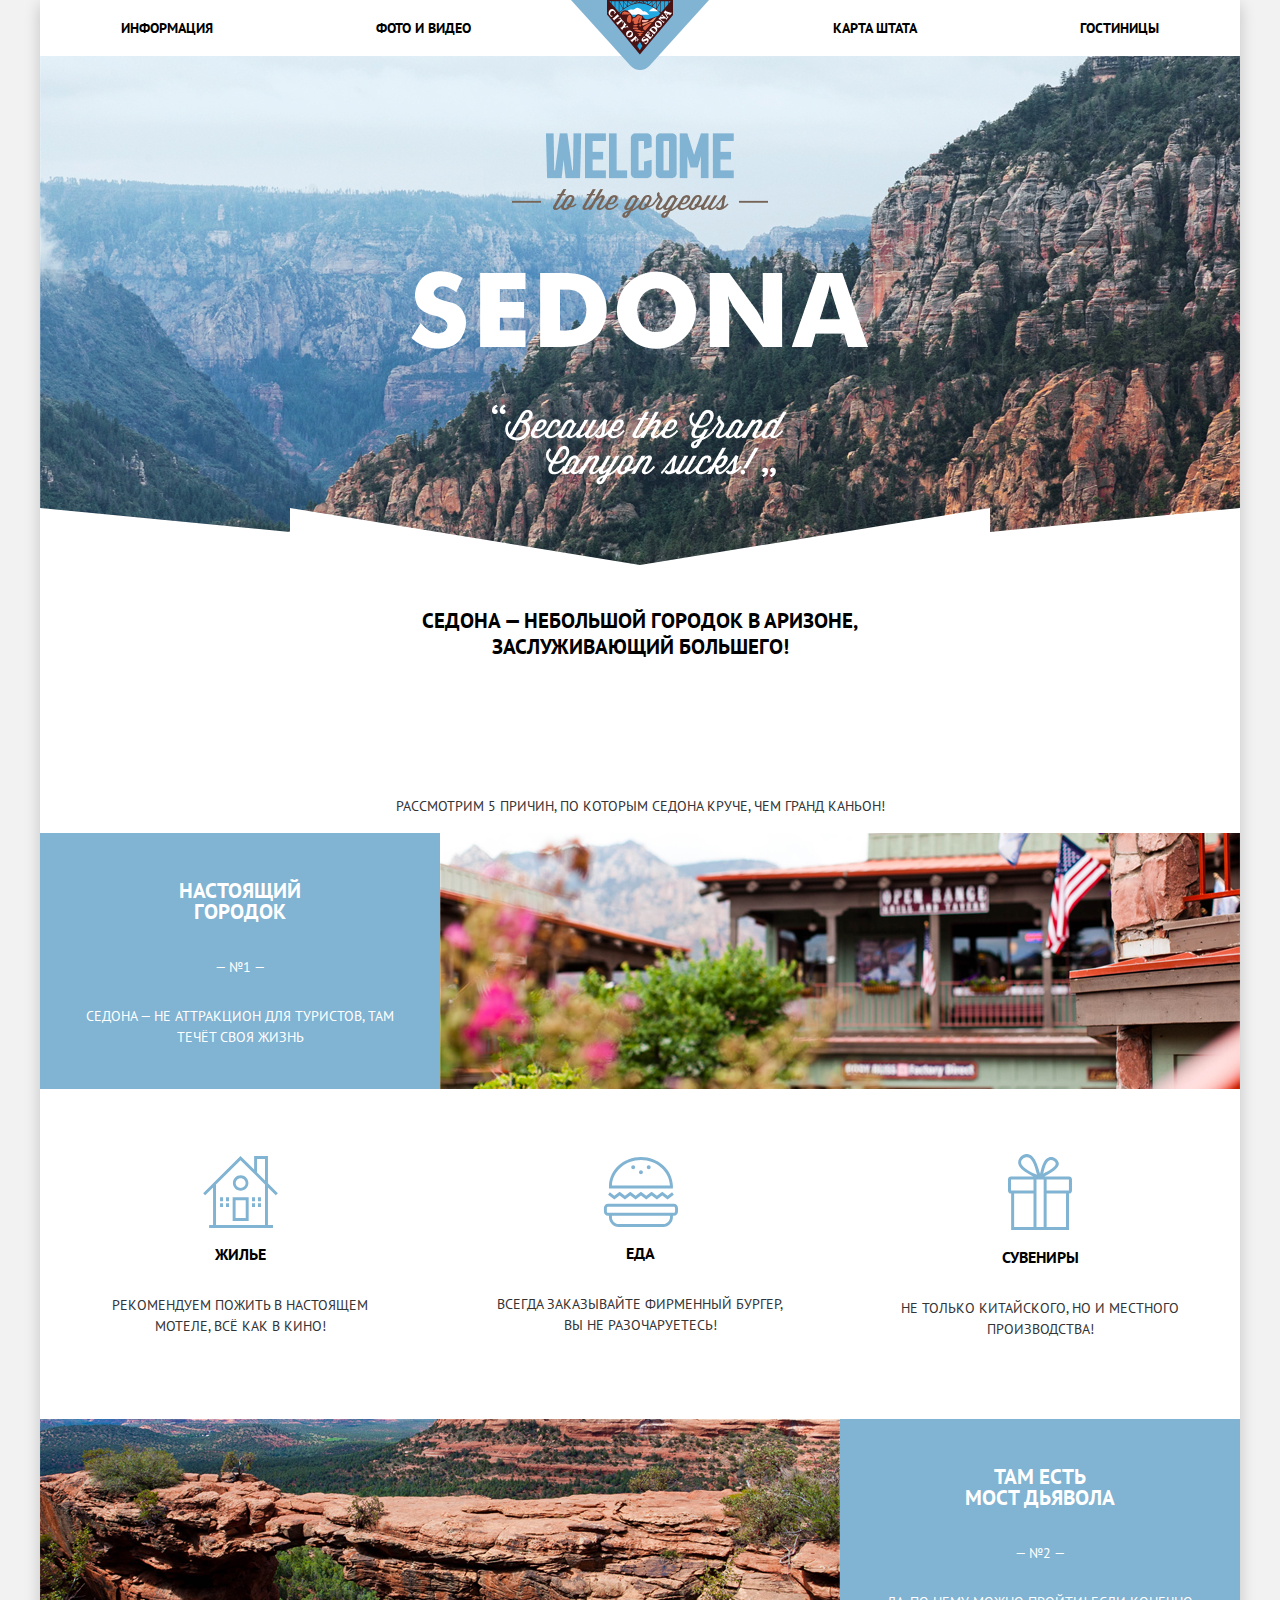
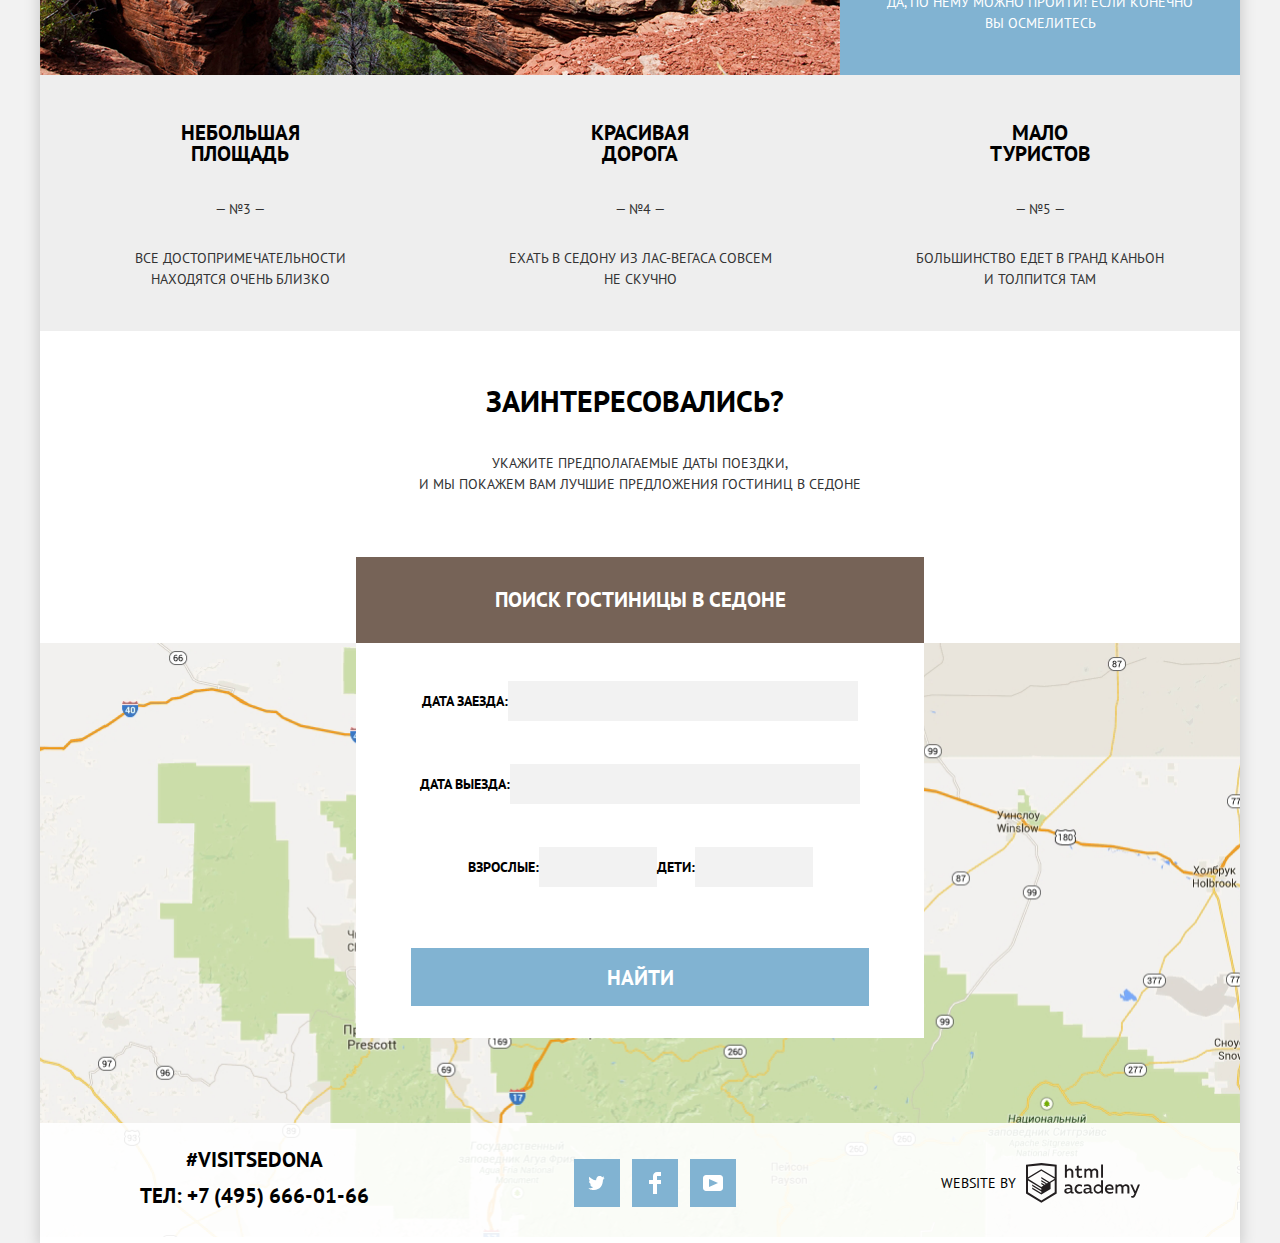
<file: index.html>
<!DOCTYPE html>
<html class="page" lang="ru">
<head>
  <meta charset="utf-8">
  <title>Седона</title>
  <link rel="stylesheet" href="css/normalize.css">
  <link rel="stylesheet" href="css/style.css">
  <!--  <link rel="stylesheet" href="css/catalog.css">-->
  <link rel="icon" href="img/favicon.ico">
  <link rel="preconnect" href="https://fonts.gstatic.com">
  <link href="https://fonts.googleapis.com/css2?family=PT+Sans:ital,wght@0,400;0,700;1,400;1,700&display=swap"
        rel="stylesheet">
</head>
<body class="page-body">
<header class="main-header">
  <nav class="main-navigation">
    <a class="logo"><img src="img/logo.svg" alt="Логотип City of Sedona"></a>
    <ul class="navigation">
      <li class="navigation-item"><a class="navigation-link" href="pages/blank.html">Информация</a></li>
      <li class="navigation-item"><a class="navigation-link" href="pages/blank.html">Фото и видео</a></li>
      <li class="navigation-item indent"><a class="navigation-link" href="pages/blank.html">Карта штата</a></li>
      <li class="navigation-item"><a class="navigation-link" href="catalog.html">Гостиницы</a></li>
    </ul>
  </nav>
</header>
<main class="container">
  <div class="main-picture">
    <img class="main-foto" src="img/welcome.jpg" width="1200" height="509" alt="Горы Седоны">
    <img class="main-decoration" src="img/shape.svg" width="1200" height="57" alt="Декоративный элемент">
  </div>

  <h1 class="visually-hidden">Добро пожаловать в Седону</h1>


  <div class="sedona-site-description">
    <p class="site-description">Седона — небольшой городок в Аризоне,<br>заслуживающий большего!</p>
    <!-- <h2 class="section-header">Рассмотрим 5 причин, по которым Седона круче, чем Гранд Каньон!</h2> -->
  </div>

  <section class="features">
    <h2 class="section-header">Рассмотрим 5 причин, по которым Седона круче, чем Гранд Каньон!</h2>
    <ul class="features-list">
      <li class="features-item features-item-special">
        <div class="feature feature-accent">
          <h3 class="caption">Настоящий<br>городок</h3>
          <p>— №1 —</p>
          <p>Седона — не аттракцион для туристов, там<br>течёт своя жизнь</p>
        </div>
        <img src="img/real_town.jpg" width="800" height="256" alt="Настоящий городок">
      </li>
      <li class="features-item feature feature-icon">
        <img src="img/house.svg" width="75" height="72" alt="Дом">
        <h3 class="feature-caption">Жилье</h3>
        <p class="feature-description">Рекомендуем пожить в настоящем<br>мотеле, всё как в кино!</p>
      </li>
      <li class="features-item feature feature-icon">
        <img src="img/burger.svg" width="75" height="70" alt="Бургер">
        <h3 class="feature-caption">Еда</h3>
        <p class="feature-description">Всегда заказывайте фирменный бургер,<br>вы не разочаруетесь!</p>
      </li>
      <li class="features-item feature feature-icon">
        <img src="img/present.svg" width="64" height="77" alt="Подарок">
        <h3 class="feature-caption">Сувениры</h3>
        <p class="feature-description">Не только китайского, но и местного<br>производства!</p>
      </li>
      <li class="features-item features-item-special">
        <img src="img/devils_bridge.jpg" width="800" height="256" alt="Мост Дьявола">
        <div class="feature feature-accent">
          <h3 class="caption">Там есть<br>мост дьявола</h3>
          <p>— №2 —</p>
          <p>Да, по нему можно пройти! Если конечно<br>вы осмелитесь</p>
        </div>
      </li>
      <li class="features-item feature feature-faded">
        <h3 class="caption">Небольшая<br> площадь</h3>
        <p class="feature-description">— №3 —</p>
        <p class="feature-description">Все достопримечательности<br>находятся очень близко</p>
      </li>
      <li class="features-item feature feature-faded">
        <h3 class="caption">Красивая<br> дорога</h3>
        <p class="feature-description">— №4 —</p>
        <p class="feature-description">Ехать в Седону из Лас-Вегаса совсем<br>не скучно</p>
      </li>
      <li class="features-item feature feature-faded">
        <h3 class="caption">Мало<br> туристов</h3>
        <p class="feature-description">— №5 —</p>
        <p class="feature-description">Большинство едет в Гранд Каньон<br>и толпится там</p>
      </li>
    </ul>
  </section>
  <section class="find-hotels">
    <h2 class="find-hotel">Заинтересовались?</h2>
    <p class="find-hotels-date">Укажите предполагаемые даты поездки,<br>и мы покажем вам лучшие предложения гостиниц в Седоне
    </p>


    <div class="dropdown">
      <button class="button-search dropdown-trigger" type="button">Поиск гостиницы в Седоне</button>


      <!-- <div class="form-wrapper"> -->

        <form action="catalog.html" class="dropdown-content search-form"> <!-- style="display: none" -->
          <div class="search-form-item">
            <p class="dropdown-text">Дата заезда:</p>
            <input class="dropdown-input" type="text" name="Дата заезда">
          </div>
          <div class="search-form-item">
            <p class="dropdown-text">Дата выезда:</p>
            <input class="dropdown-input" type="text" name="Дата выезда">
          </div>
          <div class="search-form-group">
            <p class="dropdown-text">Взрослые:</p>
            <input class="dropdown-input-short" type="text" name="Взрослые">
            <p class="dropdown-text">Дети:</p>
            <input class="dropdown-input-short " type="text" name="Дети">
          </div>

          <button type="button" class="search-button">Найти</button>
        </form>
      <!-- </div> -->

    </div>

  </section>
  <img class="map" src="img/map.png" width="1200" height="594" alt="Карта">
</main>
<footer class="main-footer">
  <div class="footer-contacts">
    <p>#visitsedona<br>
    <p><a class="phone" href="tel:+74956660166">тел: +7 (495) 666-01-66</a></p>
    </p>
  </div>
  <div class="social">
    <ul class="social-buttons">
      <li>
        <a class="social-button" href="#">
          <img class="social-logo social-logo1" src="img/twitter1.svg" alt="twitter">
        </a>
      </li>
      <li>
        <a class="social-button" href="#">
          <img class="social-logo" src="img/facebook1.svg" alt="facebook">
        </a>
      </li>
      <li>
        <a class="social-button" href="#">
          <img class="social-logo" src="img/youtube1.svg" alt="youtube">
        </a>
      </li>
    </ul>
  </div>
  <div class="copyright">
    <p class="copyright-label">Website by</p>
      <a class="copyright-image" href="https://htmlacademy.ru"><img class="copyright" src="img/logo-htmlacademy.svg" width="115" height="41"
                                                              alt="HTML-академия"></a>
      </div>
</footer>
</body>
</html>
</file>
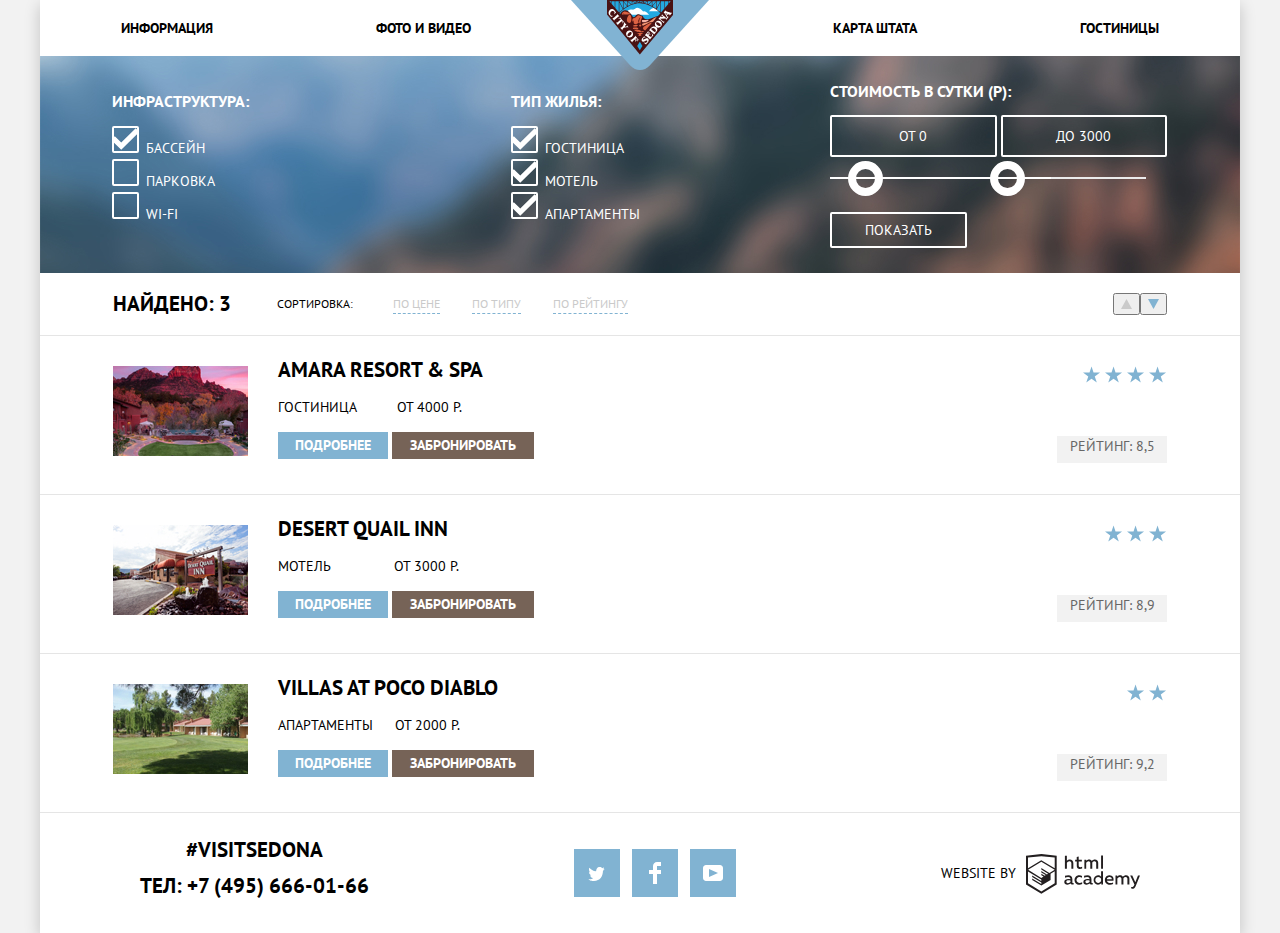
<file: catalog.html>
<!DOCTYPE html>
<html class="page" lang="ru">
<head>
  <meta charset="utf-8">
  <title>Седона</title>
  <link rel="stylesheet" href="css/normalize.css">
  <link rel="stylesheet" href="css/style.css">
  <link rel="stylesheet" href="css/catalog.css">
  <link rel="icon" href="img/favicon.ico">
  <link rel="preconnect" href="https://fonts.gstatic.com">
  <link href="https://fonts.googleapis.com/css2?family=PT+Sans:ital,wght@0,400;0,700;1,400;1,700&display=swap"
        rel="stylesheet">
</head>
<body class="page-body">
<header class="main-header">
  <nav class="main-navigation">
    <a class="logo" href="index.html"><img src="img/logo.svg" alt="Логотип City of Sedona"></a>
    <ul class="navigation">
      <li class="navigation-item"><a class="navigation-link" href="pages/blank.html">Информация</a></li>
      <li class="navigation-item"><a class="navigation-link" href="pages/blank.html">Фото и видео</a></li>
      <li class="navigation-item   indent"><a class="navigation-link" href="pages/blank.html">Карта штата</a></li>
      <li class="navigation-item"><a class="navigation-link" href="catalog.html">Гостиницы</a></li>
    </ul>
  </nav>
</header>

<main>
  <h1 class="visually-hidden">Выбор гостиницы</h1>
  <section class="filters">
    <h2 class="visually-hidden">Фильтр гостиниц</h2>

    <fieldset class="filter">
      <legend class="filter-infrastructure">Инфраструктура:</legend>
      <ul class="filter1">
        <li>
          <input type="checkbox" class="custom-checkbox" name="бассейн" id="бассейн" checked>
          <label for="бассейн">бассейн</label>
        </li>
        <li>
          <input type="checkbox" class="custom-checkbox" name="парковка" id="парковка">
          <label for="парковка">парковка</label>
        </li>
        <li>
          <input type="checkbox" class="custom-checkbox" name="wi-fi" id="wi-fi">
          <label for="wi-fi">wi-fi</label>
        </li>
      </ul>
    </fieldset>
    <fieldset class="filter">
      <legend class="filter-housing">Тип жилья:</legend>
      <ul class="filter2">
        <li>
          <input type="checkbox" class="custom-checkbox" name="гостиница" id="гостиница" checked>
          <label for="гостиница">гостиница</label>
        </li>
        <li>
          <input type="checkbox" class="custom-checkbox" name="мотель" id="мотель" checked>
          <label for="мотель">мотель</label>
        </li>
        <li>
          <input type="checkbox" class="custom-checkbox" name="апартаменты" id="апартаменты" checked>
          <label for="апартаменты">апартаменты</label>
        </li>
      </ul>
    </fieldset>
    <fieldset class="filter-price">
      <legend class="filter-cost">Стоимость в сутки (р):</legend>
      <!-- <input type="text" name="минимальная стоимость">
      <input type="text" name="максимальная стоимость"> -->


      <div class="range-filter">

        <div class="price-controls">
          <label class="min-price">
            <input class="min-price-input" type="text" name="min-price" value="ОТ 0">
          </label>
          <label class="max-price">
            <input class="min-price-input" type="text" name="max-price" value="ДО 3000">
          </label>
        </div>

        <div class="range-controls">
          <div class="scale">
            <div class="bar"></div>
          </div>
          <div class="toggle toggle-min"></div>
          <div class="toggle toggle-max"></div>
        </div>
      </div>


      <!-- <article>Ползунок выбора стоимости</article> -->
      <button class="filter-button" type="button">Показать</button>
    </fieldset>
  </section>
  <section class="search-results">
    <h2 class="visually-hidden" class="result-count">Результаты поиска</h2>
    <div class="search-results__row">
      <div class="search-results__column">
        <div class="sort-caption">Найдено: 3</div>
        <div class="sort">Сортировка:
          <ul class="results-list">
            <li class="results-list-row">по цене</li>
            <li class="results-list-row1">по типу</li>
            <li class="results-list-row1">по рейтингу</li>
          </ul>
        </div>
      </div>
      <div class="search-results__column">
        <button type="button"><img src="img/up.svg" width="11" height="10" alt="star"></button>
        <button type="button"><img src="img/down.svg" width="11" height="10" alt="star"></button>


      </div>
    </div>
    <ul class="filter-result">
      <li class="hotel">

        <div class="hotel-block">

          <div>
            <img class="hotel-picture" src="img/hotel_1.jpg" alt="Amara Resort & Spa">
          </div>

          <div class="hotel-block1">
            <h3 class="hotel-name">Amara resort & spa</h3>
            <div class="hotel-block2">
              <p class="hotel-type">гостиница</p>
              <p class="hotel-price">от 4000 р.</p>
            </div>
            <button class="hotel-detail" type="button">Подробнее</button>
            <button class="hotel-book" type="button">Забронировать</button>
          </div>
        </div>

        <div>
          <div class="hotel-star">
            <img src="img/star.svg" width="18" height="17" alt="star">
            <img src="img/star.svg" width="18" height="17" alt="star">
            <img src="img/star.svg" width="18" height="17" alt="star">
            <img src="img/star.svg" width="18" height="17" alt="star">
          </div>


          <div class="hotel-rating">
            <article>Рейтинг: 8,5</article>
          </div>
        </div>
      </li>

      <li class="hotel">
        <div class="hotel-block">
          <div>
            <img class="hotel-picture" src="img/hotel_2.jpg" alt="Desert Quail Inn">
          </div>

          <div class="hotel-block1">
            <h3 class="hotel-name">Desert quail inn</h3>
            <div class="hotel-block2">
              <p class="hotel-type">мотель</p>
              <p class="hotel-price1">от 3000 р.</p>
            </div>
            <button class="hotel-detail" type="button">Подробнее</button>
            <button class="hotel-book" type="button">Забронировать</button>
          </div>
        </div>

        <div>
          <div class="hotel-star">
            <img src="img/star.svg" width="18" height="17" alt="star">
            <img src="img/star.svg" width="18" height="17" alt="star">
            <img src="img/star.svg" width="18" height="17" alt="star">
          </div>
          <div class="hotel-rating">
            <article>Рейтинг: 8,9</article>
          </div>
        </div>
      </li>

      <li class="hotel">
        <div class="hotel-block">
          <div>
            <img class="hotel-picture" src="img/hotel_3.jpg" alt="Villas at Poco Diablo">
          </div>
          <div class="hotel-block1">
            <h3 class="hotel-name">Villas at poco diablo</h3>
            <div class="hotel-block2">
              <p class="hotel-type">апартаменты</p>
              <p class="hotel-price2">от 2000 р.</p>
            </div>
            <button class="hotel-detail" type="button">Подробнее</button>
            <button class="hotel-book" type="button">Забронировать</button>
          </div>
        </div>

        <div>
          <div class="hotel-star">
            <img src="img/star.svg" width="18" height="17" alt="star">
            <img src="img/star.svg" width="18" height="17" alt="star">
          </div>
          <div class="hotel-rating">
            <article>Рейтинг: 9,2</article>
          </div>
        </div>
      </li>
    </ul>
  </section>
</main>
<footer class="main-footer-catalog">
  <div class="footer-contacts">
    <p>#visitsedona<br>
    <p><a class="phone" href="tel:+74956660166">тел: +7 (495) 666-01-66</a></p>
    </p>
  </div>
  <div class="social">
    <ul class="social-buttons">
      <li>
        <a class="social-button" href="#">
          <img class="social-logo social-logo1" src="img/twitter1.svg" alt="twitter">
        </a>
      </li>
      <li>
        <a class="social-button" href="#">
          <img class="social-logo" src="img/facebook1.svg" alt="facebook">
        </a>
      </li>
      <li>
        <a class="social-button" href="#">
          <img class="social-logo" src="img/youtube1.svg" alt="youtube">
        </a>
      </li>
    </ul>
  </div>
  <div class="copyright">
    <p class="copyright-label">Website by</p>
    <a class="copyright-image" href="https://htmlacademy.ru"><img class="copyright" src="img/logo-htmlacademy.svg"
                                                                  width="115" height="41"
                                                                  alt="HTML-академия"></a>
  </div>
</footer>
</body>
</html>
</file>
<file: css/style.css>
:root {
  --text-inverse: #FFFFFF;
  --basic-background1: #81B3D2;
  --basic-background2: #EEEEEE;
  --basic-background3: #F2F2F2;
  --basic-background4: #EBEBEB;
  --basic-background5: #CACACA;
  --basic-hover: #669EC0;
  --button-active: #5496BD;
  --reservation: #766357;
  --reservation1: #604E43;
  --reservation2: #766458;
  --button-secondary-background-active: #503E33;
  --text-basic: #000000;
  --text-faded: #333333;
}
.page {
  background-color: var(--basic-background3);
}

.page-body {
  min-width: 1200px;
  width: 1200px;
  padding: 0;
  font-family: 'PT Sans', sans-serif;
  font-size: 14px;
  line-height: 21px;
  font-weight: normal;
  color: var(--text-basic);
  text-transform: uppercase;
  background-color: var(--text-inverse);
  box-shadow: 0px 5px 15px rgb(0 1 1 / 20%);
  margin: 0 auto;
}

.main-header {
  text-align: center;
}

.main-navigation {
  color: var(--text-basic);
  list-style: none;
  text-decoration: none;
  display: flex;
  flex-direction: row;
  align-items: center;
  width: 1200px;
  height: 56px;
  margin: 0 auto;
}

.navigation-item {
  align-self: center;
}

.navigation-item.indent {
  margin-left: 200px;
}

 /* .navigation-link1 {
 margin-right: 182px;
}

.navigation-link2 {
  margin-right: 200px;
} */

.logo {
  width: 138px;
  height: 70px;
  text-align: center;
  position: absolute;
  left: 50%;
  top: 0;
  transform: translate(-50%, 0);
  z-index: 1;
}

/* .container {
  width: 1200px;
  margin: 0 auto;
  padding: 0 10px;
} */

.main-navigation .container {
  display: flex;
  justify-content: space-between;
}

.navigation {
  width: 1200px;
  height: 56px;
  color: var(--text-basic);
  font-size: 14px;
  line-height: 26px;
  font-weight: 700;
  list-style: none;
  text-align: center;
  text-decoration: none;
  margin: 0 auto;
  padding: 0;
  display: flex;
  justify-content: space-around;
  align-items: flex-start;
}

.navigation-link {
  color: var(--text-basic);
  text-align: center;
  text-decoration: none;
}

.navigation-link:hover {
  color: var(--basic-background1);
  text-align: center;
  text-decoration: none;
}

.navigation-link:active {
  color: var(--basic-background5);
  text-align: center;
  text-decoration: none;
}

.sedona-site-description {
  width: 1200px;
  height: 216px;
  display: flex;
  flex-direction: column;
  align-items: center;
}

.site-description {
  font-size: 21px;
  line-height: 26px;
  font-weight: 700;
  margin-top: 42.5px;
}

.section-header {
  color: var(--text-faded);
  font-size: 14px;
  line-height: 26px;
  font-weight: normal;

}

.container {
  text-align: center;
  width: 1200px;
  margin: 0 auto;
}

.main-picture {
  position: relative;
}

.main-foto {
  display: flex;
}

.main-decoration {
  position: absolute;
  right: 0;
  left: 0;
  bottom: 0;
}

.visually-hidden {
  position: absolute;
  clip: rect(0 0 0 0);
}

.feature {
  display: flex;
  flex-direction: column;
  align-items: center;
  justify-content: center;


}

.features-list {
  list-style: none;
  display: flex;
  flex-wrap: wrap;
  padding: 0;
}

.features-item {
  width: 400px;
  height: 256px;
}

.feature-icon {
  height: 330px;
}

.features-item-special {
  width: 100%;
  display: flex;
}

.features-item-special .feature {
  width: 400px;
}

.feature-accent {
  background-color: var(--basic-background1);
  color: var(--text-inverse);
  width: 400px;
}

.feature-faded {
  background-color: var(--basic-background2);
  height: 256px;
}

.feature-description {
  color: var(--text-faded);
}

.caption {
  font-size: 21px;
  line-height: 21px;
  font-weight: 700;
}

.find-hotel {
  font-size: 30px;
  line-height: 24px;
  font-weight: 700;
  margin: 58px 457px 4px 446px;
}

.find-hotels-date {
  color: var(--text-faded);
  padding-bottom: 48px;
  margin-top: 40px;
}

.list {
  list-style: none;
}

.dropdown {
  position: relative;
}

.form-wrapper {
  width: 100%;
  position: absolute;
  display: flex;
  justify-content: center;
}

.dropdown-content {
  text-align: center;
  font-size: 14px;
  line-height: 26px;
  font-weight: 700;
  /* display: flex; */
  flex-direction: column;
  width: 568px;
  /*height: 395px; */
  margin: 0 auto;
  position: absolute;
  background-color: var(--text-inverse);
  left: 316px;
}

.button-search {
  width: 568px;
  height: 86px;
  color: var(--text-inverse);;
  background-color: var(--reservation);
  text-transform: uppercase;
  font-size: 21px;
  line-height: 26px;
  font-weight: 700;
  border: none;
}

.button-search:hover {
  background-color: var(--reservation1);
}

.button-search:active {
  color: rgba(255,255,255, 0.3);
  background-color: var(--button-secondary-background-active);
  border: none;
}


.search-form {
  width: 568px;
  height: 395px;
  display: flex;
  justify-content: center;
  align-items: center;
}

.search-form-item {
  display: flex;
  margin: 0;
  /* margin-right: 55px; */
  margin-bottom: 29px;
}

.search-form-group {
  display: flex;
  margin: 0;
  /* margin-right: 55px; */
  margin-bottom: 54px;
}

.dropdown-input, .dropdown-input-short {
  background-color: var(--basic-background3);
  border: none;
}

.dropdown-text {

}

.dropdown-input {
  width: 346px;
  height: 38px;
  align-self: center;
}

.dropdown-input-short {
  width: 114px;
  height: 38px;
  align-self: center;
}

/* img {
  max-width: 100%;
  height: auto;
} */

/* .basic-background2 {
  background-color: var(--basic-background2);
  } */

/* .find-hotels {
  display: flex;
  flex-direction: column;
} */

.search-button {
  font-size: 21px;
  line-height: 27.17px;
  font-weight: 700;
  width: 458px;
  height: 58px;
  background-color: var(--basic-background1);
  color: var(--text-inverse);
  border: none;
  text-transform: uppercase;
  align-self: center;

}

.search-button:hover {
  background-color: var(--basic-hover);
}

.search-button:active {
  color: rgba(255,255,255, 0.3);
  background-color: var(--button-active);
  display: inline-block;
  border: none;
}

.search-hotel {
  font-size: 21px;
  line-height: 26px;
  font-weight: 700;
  display: inline-block;
  width: 568px;
  height: 86px;
  background-color: var(--reservation);
  color: var(--text-inverse);
  border: none;
  text-transform: uppercase;
  align-self: center;
}

.search-hotel:active {
  padding: 0;

}

.filters {
  font-size: 14px;
  line-height: 21px;
  font-weight: 400;
  list-style: none;
  padding: 0;
  background-image: url("../img/background.jpg");
  background-repeat: no-repeat;
  display: flex;
  justify-content: space-between;
  margin: 0 auto;
  width: 1200px;
  height: 217px;
}

.custom-checkbox {
  position: absolute;
  z-index: -1;
  opacity: 0;
}

.custom-checkbox+label::before {
  content: '';
  display: inline-block;
  width: 23px;
  height: 23px;
  flex-shrink: 0;
  flex-grow: 0;
  border: 2px solid #FFFFFF;
  border-radius: 2px;
  margin-right: 0.5em;
  background-repeat: no-repeat;
  background-position: center center;
  background-size: 50% 50%;
}

.custom-checkbox:checked+label::before {
  border-color: #FFFFFF;
  background-color: inherit;
  background-image: url('../img/check.svg');
background-size: 30px;
}

.filter {
  margin: 0;
  padding: 0;
  border: none;
  align-self: center;
  margin-left: 72px;

}

.filter-price {
  margin: 0;
  padding: 0;
  border: none;
  align-self: center;
  margin-right: 73px;
}

.range-filter {

}

.range-controls {
  /* margin-bottom: 33px; */
  position: relative;
}

.range-controls .scale {
  width: 316px;
  height: 2px;
  background: var(--basic-background4);
}

.range-controls .bar {
  width: 70%;
  height: 2px;
  background: var(--text-inverse);
}

.range-controls .toggle {
  width: 19px;
  height: 19.09px;
  padding: 0;
  border: 8px solid #FFFFFF;
  border-radius: 50%;
  position: absolute;
  top: 20px;
  left: 0;
  cursor: pointer;

}

.range-controls .toggle-min {
  left: 18px;
  top: -16px;
}

.range-controls .toggle-max {
  left: 160px;
  top: -16px;
}


.scale {
  margin-bottom: 33px;
}

.price-controls {
  margin-bottom: 20px;
}

.min-price-input {
  width: 158.5px;
  height: 36px;
  color: var(--text-inverse);
  background-color: inherit;
  border: 2px solid #FFFFFF;
  border-radius: 2px;
  text-align: center;
}

.max-price-input {
  width: 158.5px;
  height: 36px;
  color: var(--text-inverse);
  background-color: inherit;
  border: 2px solid #FFFFFF;
  border-radius: 2px;
  text-align: center;
}


.filter-button {
  text-transform: uppercase;
  width: 137px;
  height: 36px;
  color: var(--text-inverse);
  border: 2px solid #FFFFFF;
  border-radius: 2px;
  background-color: inherit;
}

.filter1, .filter2 {
  color: var(--text-inverse);
  font-size: 14px;
  line-height: 21px;
  font-weight: 400;
  list-style: none;
  padding: 0;
}

.input-checkbox {
  background-color: inherit;
}

.filter-infrastructure, .filter-housing, .filter-cost {
  color: var(--text-inverse);
  font-size: 16px;
  line-height: 21px;
  font-weight: 700;
}

.filter-cost {
  margin-bottom: 13px;
}

.filter-result {
  font-size: 14px;
  line-height: 21px;
  font-weight: 400;
  list-style: none;
  margin: 0;
  padding: 0;
  display: flex;
  flex-direction: column;
}

.hotel {
  display: flex;
  justify-content: space-between;
  margin: 0 auto;
  width: 1200px;
  height: 33.33%;
  /* margin-top: 50px; */

}

.filter-result li:first-child{
  border-top: solid 1px #E5E5E5;
}

.filter-result li{
  border-bottom: solid 1px #E5E5E5;
}


.hotel-picture {
  width: 135px;
  height: 90px;
  margin-left: 73px;
  margin-top: 30px;
}

.hotel-block {
  display: flex;
  justify-content: space-between;
}

.hotel-block1 {
  margin-left: 30px;
  margin-bottom: 31px;

}

.hotel-block2 {
  display: flex;

}

.search-results {
  display: flex;
  flex-direction: column;
  margin: 0 auto;
  width: 1200px;
  height: 540px;
}

.search-results__row {
  display: flex;
  flex-direction: row;
  justify-content: space-between;
  width: 1200px;
  height: 86px;
}

.search-results__column {
  display: flex;
  flex-direction: row;
  align-items: center;
  margin-right: 73px;
}

.result-count {
  text-align: center;
  list-style: none;
}

.sort-caption {
  text-align: center;
  font-size: 21px;
  line-height: 26px;
  font-weight: 700;
  margin-left: 73px;
}

.sort {
  display: flex;
  align-items: center;
  text-align: center;
  font-size: 12px;
  line-height: 18px;
  font-weight: 400;
  list-style: none;
  margin-left: 46px;
}

.sorting {
  list-style: none;
}

.results-list {
  text-align: center;
  font-size: 12px;
  line-height: 18px;
  font-weight: 400;
  list-style: none;
  padding: 0;
  display: flex;
  flex-direction: row;
}

.results-list-row {
  margin-left: 40px;
  color: var(--basic-background5);
  border-bottom: 1px dashed #81B3D2;
}

.results-list-row:hover {
  color: var(--basic-background1);
  border-bottom: 1px dashed #81B3D2;
}

.results-list-row:active {
  color: var(--text-basic);
  border-bottom: none;
}

.results-list-row1 {
  margin-left: 32px;
  color: var(--basic-background5);
  border-bottom: 1px dashed #81B3D2;
}

.results-list-row1:hover {
  color: var(--basic-background1);
  border-bottom: 1px dashed #81B3D2;
}

.results-list-row1:active {
  color: var(--text-basic);
  border-bottom: none;
}

.hotel-name {
  font-size: 21px;
  line-height: 26px;
  font-weight: 700;
  margin-bottom: 0;

}

.hotel-name:hover {
  color: var(--basic-background1);
}

.hotel-name:active {
  color: var(--basic-background5);
}

.hotel-price {
  margin-left: 40px;
}

.hotel-price1 {
  margin-left: 63px;
}

.hotel-price2 {
  margin-left: 22px;
}

.hotel-type {

}

.hotel-star {
  text-align: end;
  margin-top: 30px;
  margin-bottom: 47px;
  margin-right: 73px;
}

.hotel-rating {
  color: #666666;
  background-color: var(--basic-background3);
  width: 110px;
  height: 27px;
  text-align: center;
  align-self: flex-end;
  margin-right: 73px;
  margin-bottom: 31px;
}

.hotel-detail, .hotel-book {
  color: var(--text-inverse);
  height: 27px;
  text-transform: uppercase;
  font-size: 14px;
  line-height: 21px;
  font-weight: 700;
  border: none;

}

.hotel-detail {
  background-color: var(--basic-background1);
  width: 110px;
}

.hotel-detail:hover {
  background-color: var(--basic-hover);
}

.hotel-detail:active {
  color: rgba(255,255,255, 0.3);
  background-color: var(--button-active);
  display: inline-block;
  border: none;
}

.hotel-book {
  background-color: var(--reservation);
  width: 142px;
}

.hotel-book:hover {
  background-color: var(--reservation1);
}

.hotel-book:active {
  color: rgba(255,255,255, 0.3);
  background-color: var(--button-secondary-background-active);
  border: none;
}

.hotel-detail:hover {
  background-color: var(--basic-hover);
  border: none;
}

.hotel-book:hover {
  background-color: var(--reservation1);
  border: none;
}

.map {

}

.main-footer {
  font-size: 21px;
  line-height: 26px;
  font-weight: 700;
  text-align: center;
  display: flex;
  flex-direction: row;
  justify-content: space-around;
  width: 1200px;
  height: 120px;
  /* margin: 0 auto; */
  margin-top: -120px;
  position: relative;
  background: rgba(255, 255, 255, 0.9);
}

.footer-contacts {
  line-height: 5px;
  align-self: center;
}

.main-footer-catalog {
  font-size: 21px;
  line-height: 26px;
  font-weight: 700;
  text-align: center;
  display: flex;
  flex-direction: row;
  justify-content: space-around;
  width: 1200px;
  height: 120px;
}

.phone {
  font-size: 21px;
  line-height: 26px;
  font-weight: 700;
  color: inherit;
  text-decoration: none;
  align-self: center;

}

.social-buttons {
  list-style: none;
  display: flex;
  flex-direction: row;
  justify-content: center;
  padding-left: 0;

}

.social-button {
  background-color: var(--basic-background1);
  margin: 0 6px;
  width: 46px;
  height: 48px;
  display: inline-flex;
}

.social-button:hover {
  background-color: var(--basic-hover);
}

.social-button:active {
  color: var(--basic-background1);
  background-color: var(--button-active);
}

.social-logo {
  flex-grow: 0;
  align-self: center;
  margin: 0 auto;
}

.social-logo1 {
  width: 16.98px;
  height: 15.01px;
}

.social {
  align-self: center;
}

.copyright {
  font-size: 14px;
  line-height: 26px;
  color: var(--text-basic);
  font-weight: normal;
  display: flex;
  align-items: center;
  align-self: center;
}

.copyright-label {
  margin-right: 10px;
}

/* .copyright:hover {
  color: var(--basic-background1);
}

.copyright:active {
  color: var(--basic-background5);
} */
</file>
<file: css/catalog.css>
:root {
  --text-inverse: #FFFFFF;
  --basic-background1: #81B3D2;
  --basic-background2: #EEEEEE;
  --basic-hover: #669EC0;
  --button-active: #5496BD;
  --reservation: #766357;
  --reservation1: #604E43;
  --button-secondary-background-active: #503E33;
  --reservation2: #766458;
  --text-basic: #000000;
  --text-faded: #333333;
}


.main-header {
  text-align: center;
}

.main-navigation {
  color: var(--text-basic);
  list-style: none;
  text-decoration: none;
}

.main-header-logo {
  text-align: center;
}

.site-navigation {
  color: var(--text-basic);
  font-size: 14px;
  line-height: 26px;
  font-weight: 700;
  list-style: none;
  text-align: center;
  text-decoration: none;
  padding-left: 0;
}

.site-navigation a{
  color: var(--text-basic);
  text-align: center;
  text-decoration: none;
}
</file>
